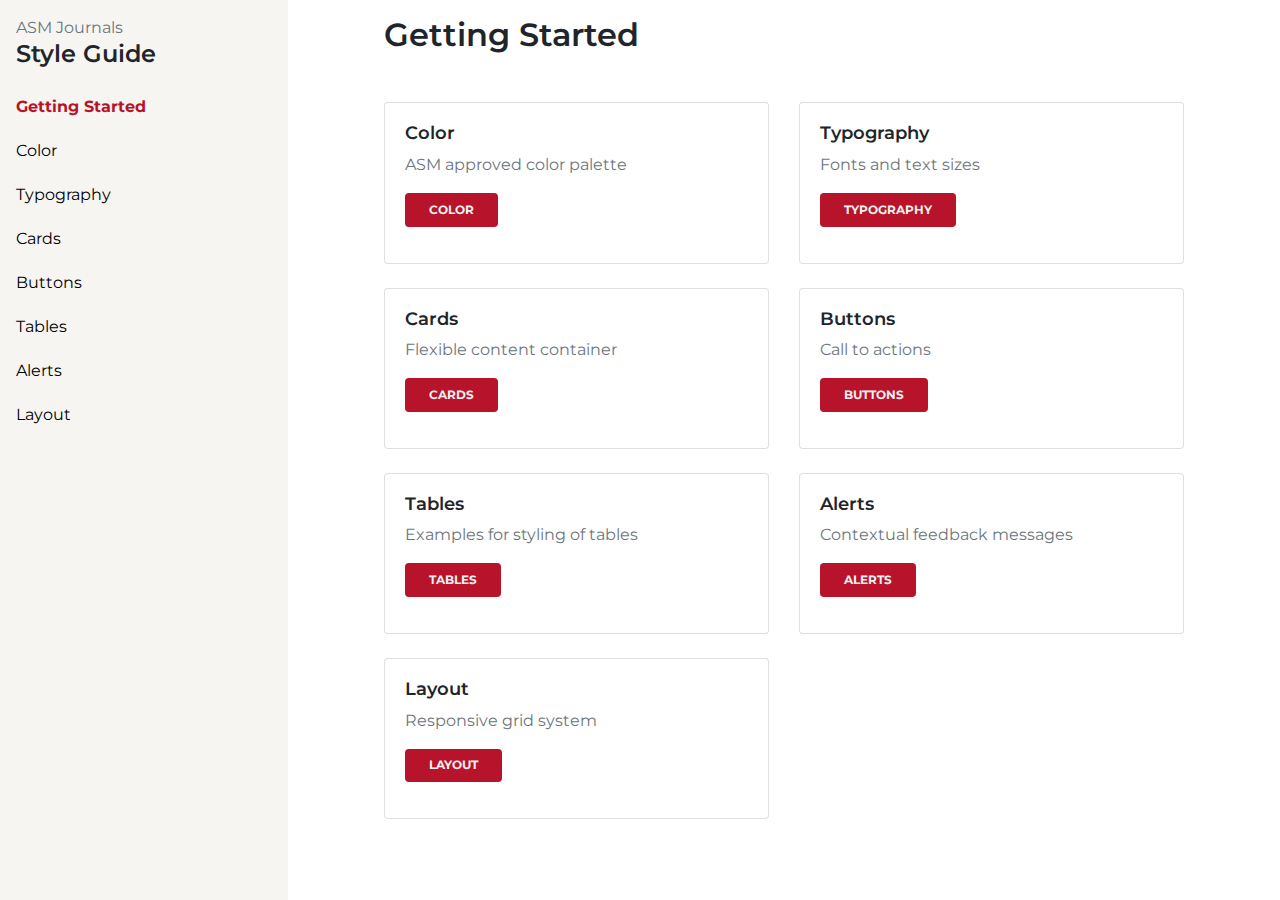
<file: index.html>
<!doctype html>
<html lang="en">

<head>
    <meta charset="utf-8">
    <meta name="viewport" content="width=device-width, initial-scale=1, shrink-to-fit=no">
    <link rel="stylesheet" href="css/bootstrap.min.css">
    <link rel="stylesheet" href="css/styleguide.css">
    <title>ASM Journals Style Guide</title>
</head>

<body>
    <div class="guide-wrapper">
        <div class="guide-col-left">
            <div class="guide-col-header">
                <div class="guide-col-left-inner">
                    <p class="text-muted mb-0">ASM Journals</p>
                    <h3 class="mb-3">Style Guide</h3>
                    <ul>
                        <li><a href="index.html" class="active">Getting Started</a></li>
                        <li><a href="color.html">Color</a></li>
                        <li><a href="typography.html">Typography</a></li>
                        <li><a href="cards.html">Cards</a></li>
                        <li><a href="buttons.html">Buttons</a></li>
                        <li><a href="tables.html">Tables</a></li>
                        <li><a href="alerts.html">Alerts</a></li>
                        <li><a href="layout.html">Layout</a></li>
                    </ul>
                </div>
            </div>
        </div>
        <div class="guide-col-right">
            <main role="main">
                <div class="guide-col-right-container montserrat">

                    <!-- BEGIN Page content -->
                    <h1 class="mb-5">Getting Started</h1>
                    
                    <div class="row">
                        <div class="col-md-6">
                            <div class="card mb-4">
                                <div class="card-body">
                                    <h5>Color</h5>
                                    <p class="text-muted">ASM approved color palette</p>
                                    <p><a href="color.html" class="btn btn-primary">Color<a></p>
                                </div>
                            </div>
                        </div>
                        <div class="col-md-6">
                            <div class="card mb-4">
                                <div class="card-body">
                                    <h5>Typography</h5>
                                    <p class="text-muted">Fonts and text sizes</p>
                                    <p><a href="typography.html" class="btn btn-primary">Typography<a></p>
                                </div>
                            </div>
                        </div>
                        <div class="col-md-6">
                            <div class="card mb-4">
                                <div class="card-body">
                                    <h5>Cards</h5>
                                    <p class="text-muted">Flexible content container</p>
                                    <p><a href="cards.html" class="btn btn-primary">Cards<a></p>
                                </div>
                            </div>
                        </div>
                        <div class="col-md-6">
                            <div class="card mb-4">
                                <div class="card-body">
                                    <h5>Buttons</h5>
                                    <p class="text-muted">Call to actions</p>
                                    <p><a href="buttons.html" class="btn btn-primary">Buttons<a></p>
                                </div>
                            </div>
                        </div>
                        <div class="col-md-6">
                            <div class="card mb-4">
                                <div class="card-body">
                                    <h5>Tables</h5>
                                    <p class="text-muted">Examples for styling of tables</p>
                                    <p><a href="tables.html" class="btn btn-primary">Tables<a></p>
                                </div>
                            </div>
                        </div>
                        <div class="col-md-6">
                            <div class="card mb-4">
                                <div class="card-body">
                                    <h5>Alerts</h5>
                                    <p class="text-muted">Contextual feedback messages</p>
                                    <p><a href="alerts.html" class="btn btn-primary">Alerts<a></p>
                                </div>
                            </div>
                        </div>
                        <div class="col-md-6">
                            <div class="card mb-4">
                                <div class="card-body">
                                    <h5>Layout</h5>
                                    <p class="text-muted">Responsive grid system</p>
                                    <p><a href="columns.html" class="btn btn-primary">Layout<a></p>
                                </div>
                            </div>
                        </div>
                    </div>
                    
                    <!-- END Page content -->
                </div>
            </main>
        </div>
    </div>


    <script src="https://cdn.jsdelivr.net/npm/jquery@3.5.1/dist/jquery.slim.min.js"
        integrity="sha384-DfXdz2htPH0lsSSs5nCTpuj/zy4C+OGpamoFVy38MVBnE+IbbVYUew+OrCXaRkfj"
        crossorigin="anonymous"></script>
    <script src="https://cdn.jsdelivr.net/npm/bootstrap@4.6.1/dist/js/bootstrap.bundle.min.js"
        integrity="sha384-fQybjgWLrvvRgtW6bFlB7jaZrFsaBXjsOMm/tB9LTS58ONXgqbR9W8oWht/amnpF"
        crossorigin="anonymous"></script>
</body>

</html>
</file>
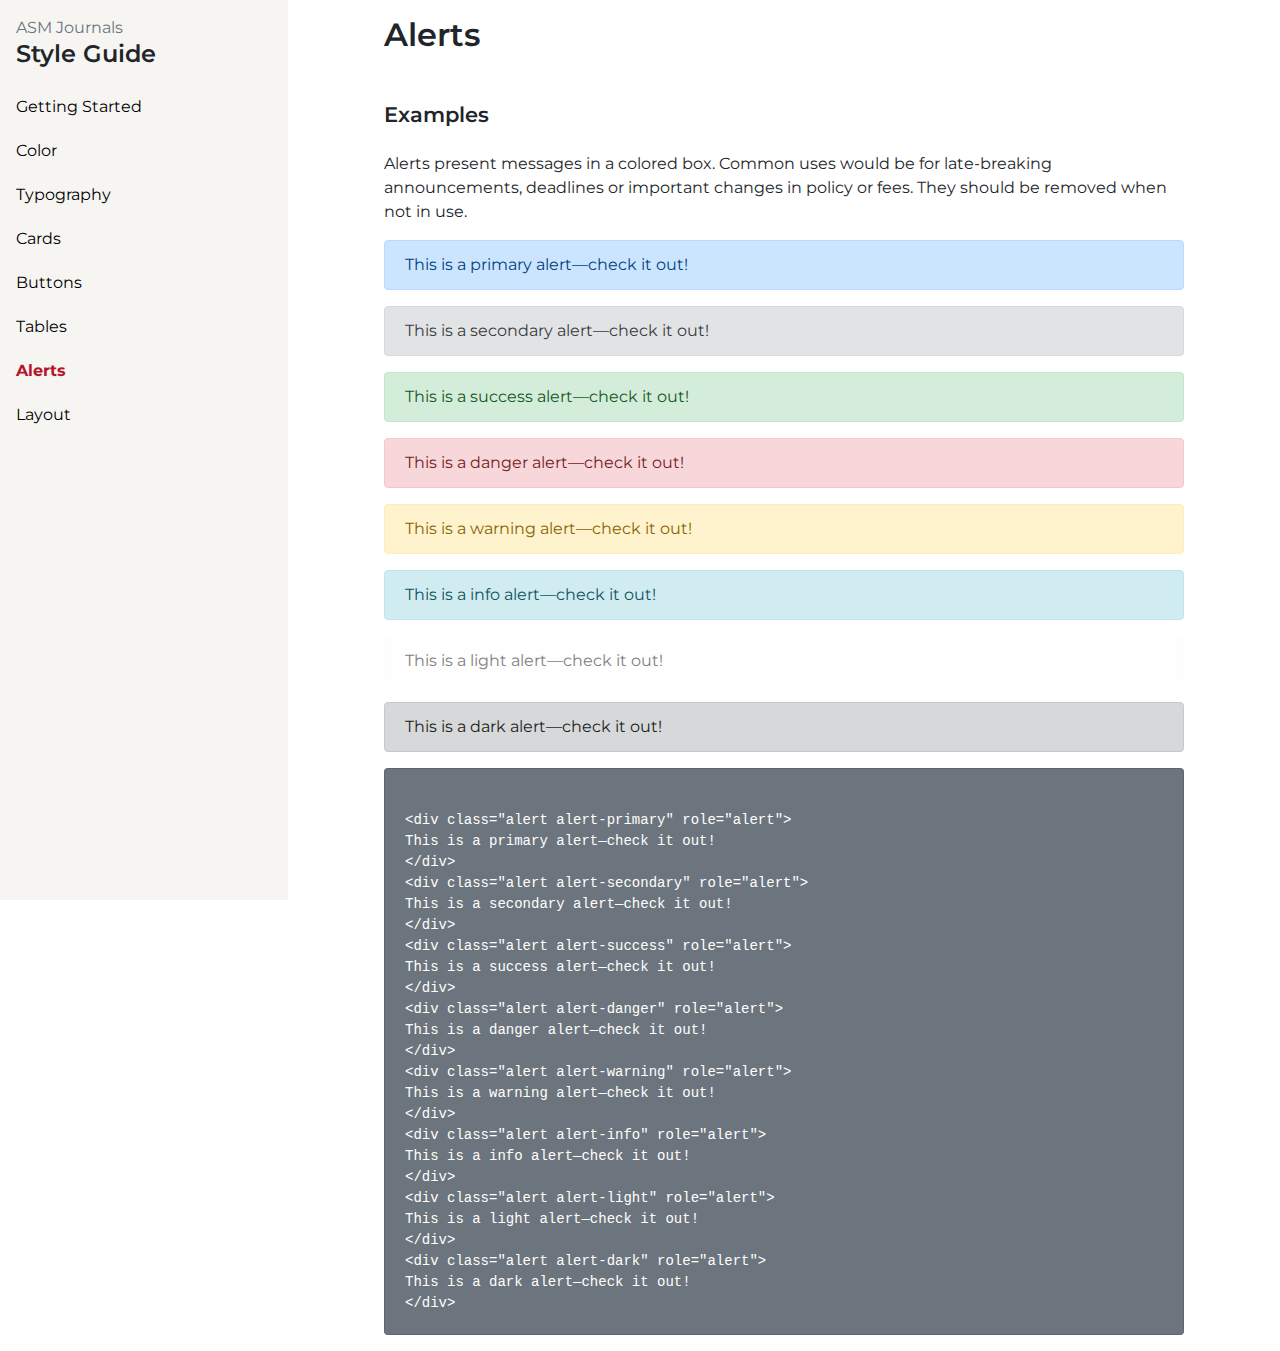
<file: alerts.html>
<!doctype html>
<html lang="en">

<head>
    <meta charset="utf-8">
    <meta name="viewport" content="width=device-width, initial-scale=1, shrink-to-fit=no">
    <link rel="stylesheet" href="css/bootstrap.min.css">
    <link rel="stylesheet" href="css/styleguide.css">
    <title>ASM Journals Style Guide</title>
</head>

<body>
    <div class="guide-wrapper">
        <div class="guide-col-left">
            <div class="guide-col-header">
                <div class="guide-col-left-inner">
                    <p class="text-muted mb-0">ASM Journals</p>
                    <h3 class="mb-3">Style Guide</h3>
                    <ul>
                        <li><a href="index.html">Getting Started</a></li>
                        <li><a href="color.html">Color</a></li>
                        <li><a href="typography.html">Typography</a></li>
                        <li><a href="cards.html">Cards</a></li>
                        <li><a href="buttons.html">Buttons</a></li>
                        <li><a href="tables.html">Tables</a></li>
                        <li><a href="alerts.html" class="active">Alerts</a></li>
                        <li><a href="layout.html">Layout</a></li>
                    </ul>
                </div>
            </div>
        </div>
        <div class="guide-col-right">
            <main role="main">
                <div class="guide-col-right-container montserrat">

                    <!-- BEGIN Page content -->
                    <h1 class="mb-3">Alerts</h1>
                    
                    <h4 class="mt-5 mb-4">Examples</h4>
                    <p>Alerts present messages in a colored box. Common uses would be for late-breaking announcements, deadlines or important changes in policy or fees. They should be removed when not in use.</p>
                    <div class="alert alert-primary" role="alert">
                        This is a primary alert—check it out!
                      </div>
                      <div class="alert alert-secondary" role="alert">
                        This is a secondary alert—check it out!
                      </div>
                      <div class="alert alert-success" role="alert">
                        This is a success alert—check it out!
                      </div>
                      <div class="alert alert-danger" role="alert">
                        This is a danger alert—check it out!
                      </div>
                      <div class="alert alert-warning" role="alert">
                        This is a warning alert—check it out!
                      </div>
                      <div class="alert alert-info" role="alert">
                        This is a info alert—check it out!
                      </div>
                      <div class="alert alert-light" role="alert">
                        This is a light alert—check it out!
                      </div>
                      <div class="alert alert-dark" role="alert">
                        This is a dark alert—check it out!
                      </div>
                      <div class="card text-white bg-secondary mt-3">
                        <div class="card-body">
                            <xmp>
                                <div class="alert alert-primary" role="alert">
                                    This is a primary alert—check it out!
                                  </div>
                                  <div class="alert alert-secondary" role="alert">
                                    This is a secondary alert—check it out!
                                  </div>
                                  <div class="alert alert-success" role="alert">
                                    This is a success alert—check it out!
                                  </div>
                                  <div class="alert alert-danger" role="alert">
                                    This is a danger alert—check it out!
                                  </div>
                                  <div class="alert alert-warning" role="alert">
                                    This is a warning alert—check it out!
                                  </div>
                                  <div class="alert alert-info" role="alert">
                                    This is a info alert—check it out!
                                  </div>
                                  <div class="alert alert-light" role="alert">
                                    This is a light alert—check it out!
                                  </div>
                                  <div class="alert alert-dark" role="alert">
                                    This is a dark alert—check it out!
                                  </div>
                            </xmp>
                        </div>
                    </div>

                      
                    <!-- END Page content -->
                </div>
            </main>
        </div>
    </div>


    <script src="https://cdn.jsdelivr.net/npm/jquery@3.5.1/dist/jquery.slim.min.js"
        integrity="sha384-DfXdz2htPH0lsSSs5nCTpuj/zy4C+OGpamoFVy38MVBnE+IbbVYUew+OrCXaRkfj"
        crossorigin="anonymous"></script>
    <script src="https://cdn.jsdelivr.net/npm/bootstrap@4.6.1/dist/js/bootstrap.bundle.min.js"
        integrity="sha384-fQybjgWLrvvRgtW6bFlB7jaZrFsaBXjsOMm/tB9LTS58ONXgqbR9W8oWht/amnpF"
        crossorigin="anonymous"></script>
</body>

</html>
</file>
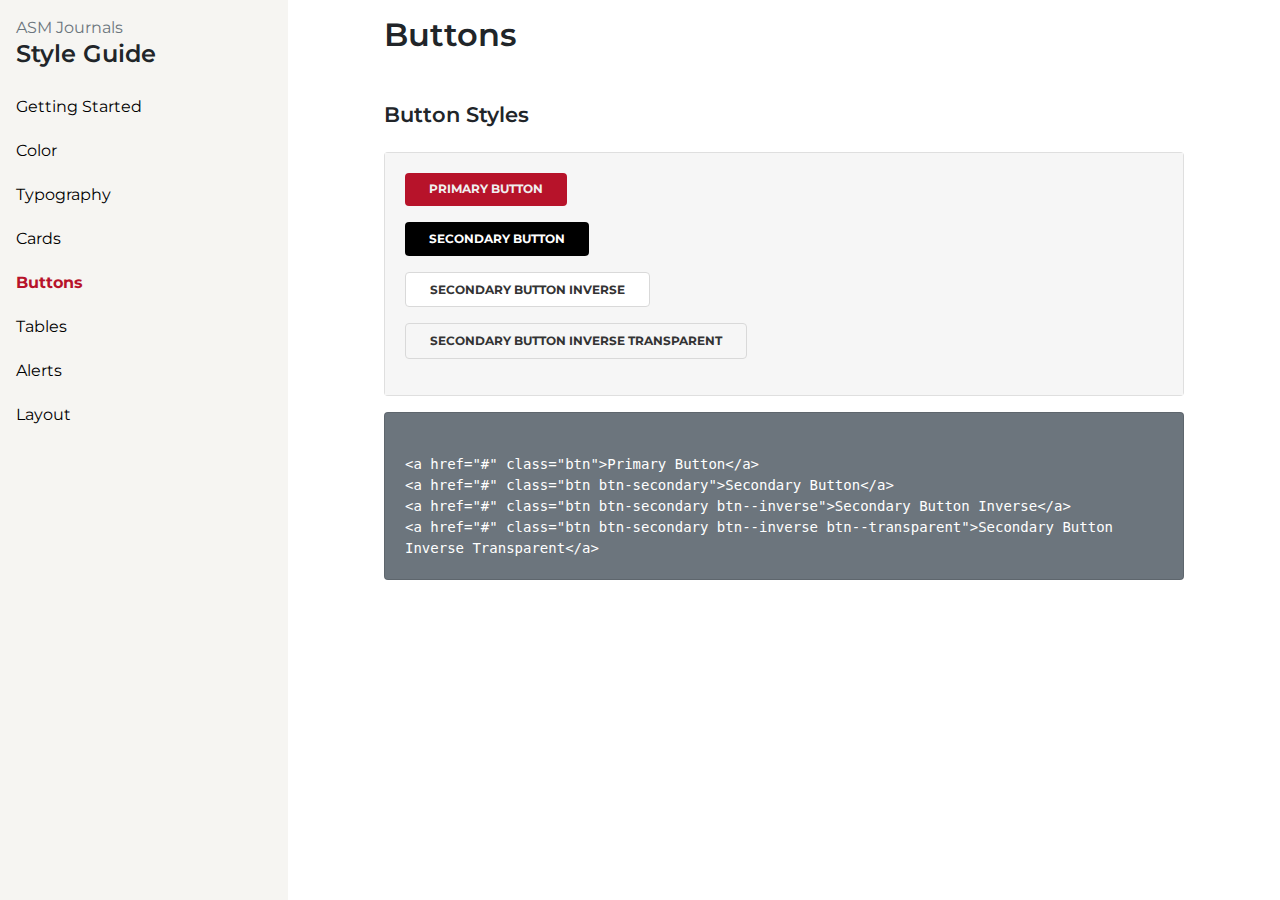
<file: buttons.html>
<!doctype html>
<html lang="en">

<head>
    <meta charset="utf-8">
    <meta name="viewport" content="width=device-width, initial-scale=1, shrink-to-fit=no">
    <link rel="stylesheet" href="css/bootstrap.min.css">
    <link rel="stylesheet" href="css/styleguide.css">
    <title>ASM Journals Style Guide</title>
</head>

<body>
    <div class="guide-wrapper">
        <div class="guide-col-left">
            <div class="guide-col-header">
                <div class="guide-col-left-inner">
                    <p class="text-muted mb-0">ASM Journals</p>
                    <h3 class="mb-3">Style Guide</h3>
                    <ul>
                        <li><a href="index.html">Getting Started</a></li>
                        <li><a href="color.html">Color</a></li>
                        <li><a href="typography.html">Typography</a></li>
                        <li><a href="cards.html">Cards</a></li>
                        <li><a href="buttons.html" class="active">Buttons</a></li>
                        <li><a href="tables.html">Tables</a></li>
                        <li><a href="alerts.html">Alerts</a></li>
                        <li><a href="layout.html">Layout</a></li>
                    </ul>
                </div>
            </div>
        </div>
        <div class="guide-col-right">
            <main role="main">
                <div class="guide-col-right-container montserrat">

                    <!-- BEGIN Page content -->
                    <h1 class="mb-3">Buttons</h1>
                    
                    <h4 class="mt-5 mb-4">Button Styles</h4>
                    <div class="card">
                        <div class="card-body" style="background: #f6f6f6;">
                            <p><a href="#" class="btn">Primary Button</a></p>
                            <p><a href="#" class="btn btn-secondary">Secondary Button</a></p>
                            <p><a href="#" class="btn btn-secondary btn--inverse">Secondary Button Inverse</a></p>
                            <p><a href="#" class="btn btn-secondary btn--inverse btn--transparent">Secondary Button Inverse Transparent</a></p>
                        </div>
                    </div>
                    <div class="card text-white bg-secondary mt-3">
                        <div class="card-body">
                            <xmp>
                            <a href="#" class="btn">Primary Button</a>
                            <a href="#" class="btn btn-secondary">Secondary Button</a>
                            <a href="#" class="btn btn-secondary btn--inverse">Secondary Button Inverse</a>
                            <a href="#" class="btn btn-secondary btn--inverse btn--transparent">Secondary Button Inverse Transparent</a>
                            </xmp>
                        </div>
                    </div>
                    <!-- END Page content -->
                </div>
            </main>
        </div>
    </div>


    <script src="https://cdn.jsdelivr.net/npm/jquery@3.5.1/dist/jquery.slim.min.js"
        integrity="sha384-DfXdz2htPH0lsSSs5nCTpuj/zy4C+OGpamoFVy38MVBnE+IbbVYUew+OrCXaRkfj"
        crossorigin="anonymous"></script>
    <script src="https://cdn.jsdelivr.net/npm/bootstrap@4.6.1/dist/js/bootstrap.bundle.min.js"
        integrity="sha384-fQybjgWLrvvRgtW6bFlB7jaZrFsaBXjsOMm/tB9LTS58ONXgqbR9W8oWht/amnpF"
        crossorigin="anonymous"></script>
</body>

</html>
</file>
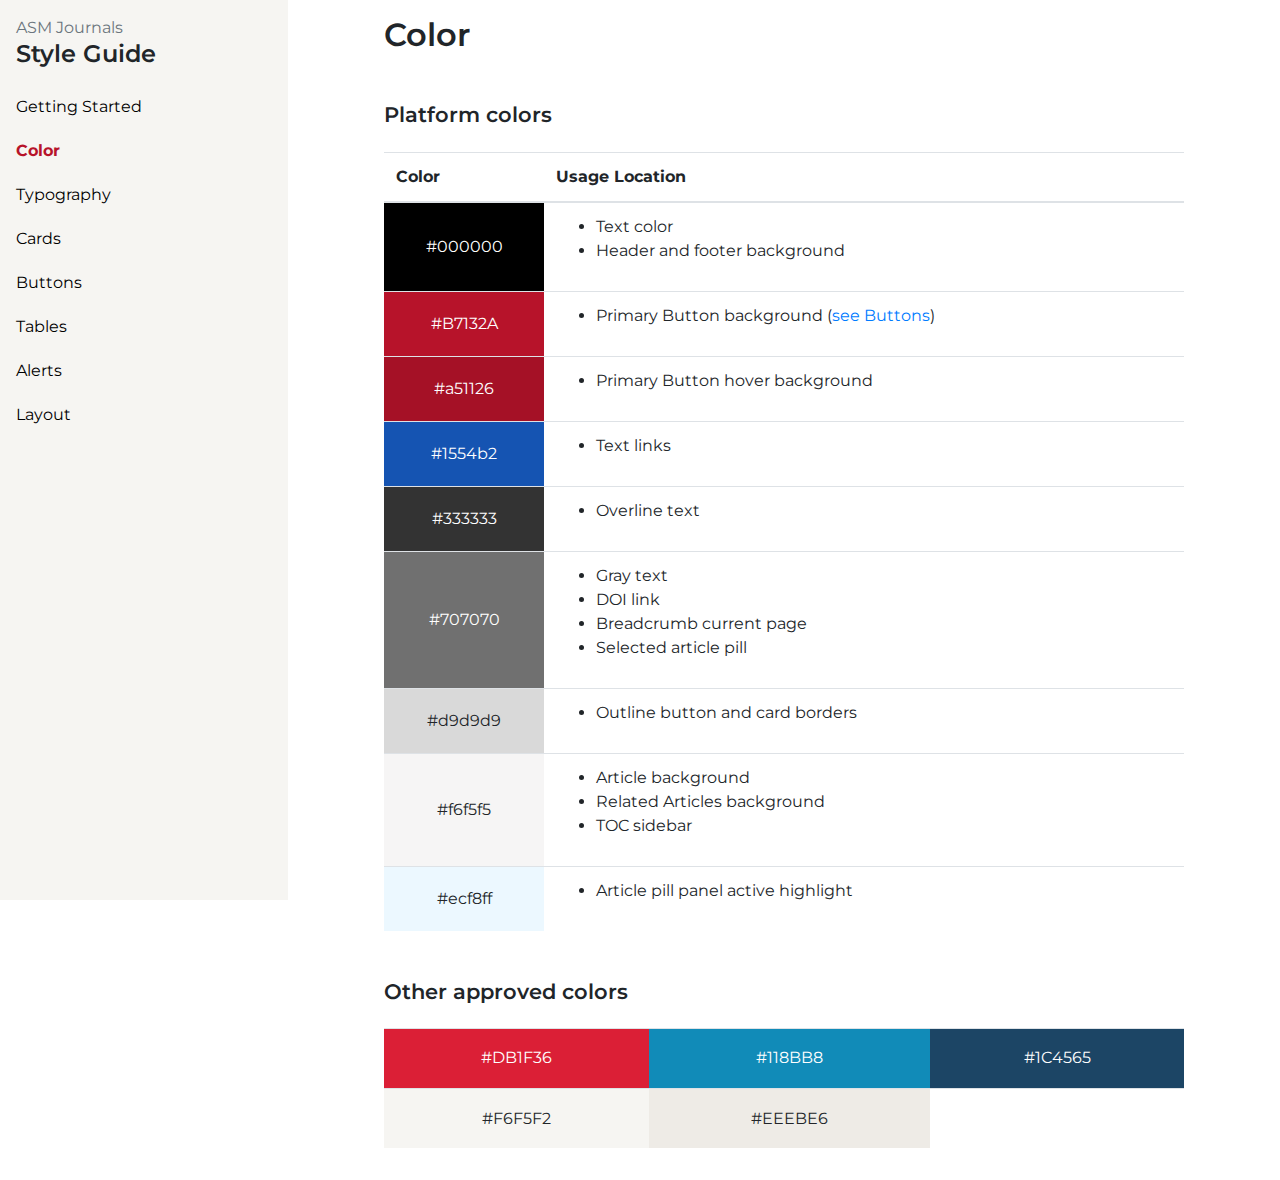
<file: color.html>
<!doctype html>
<html lang="en">

<head>
    <meta charset="utf-8">
    <meta name="viewport" content="width=device-width, initial-scale=1, shrink-to-fit=no">
    <link rel="stylesheet" href="css/bootstrap.min.css">
    <link rel="stylesheet" href="css/styleguide.css">
    <title>ASM Journals Style Guide</title>
</head>

<body>
    <div class="guide-wrapper">
        <div class="guide-col-left">
            <div class="guide-col-header">
                <div class="guide-col-left-inner">
                    <p class="text-muted mb-0">ASM Journals</p>
                    <h3 class="mb-3">Style Guide</h3>
                    <ul>
                        <li><a href="index.html">Getting Started</a></li>
                        <li><a href="color.html" class="active">Color</a></li>
                        <li><a href="typography.html">Typography</a></li>
                        <li><a href="cards.html">Cards</a></li>
                        <li><a href="buttons.html">Buttons</a></li>
                        <li><a href="tables.html">Tables</a></li>
                        <li><a href="alerts.html">Alerts</a></li>
                        <li><a href="layout.html">Layout</a></li>
                    </ul>
                </div>
            </div>
        </div>
        <div class="guide-col-right">
            <main role="main">
                <div class="guide-col-right-container montserrat">

                    <!-- BEGIN Page content -->
                    <h1 class="mb-3">Color</h1>
                    
                    <h4 class="mt-5 mb-4">Platform colors</h4>
                    <table class="table">
                        <thead>
                          <tr>
                            <th>Color</th>
                            <th>Usage Location</th>
                          </tr>
                        </thead>
                        <tbody>
                          <tr>
                            <td style="min-height: 20px; text-align: center; vertical-align: middle; background:#000000;" class="text-white">#000000</td>
                            <td><ul>
                                <li>Text color</li>
                                <li>Header and footer background</li>
                            </ul></td>
                          </tr>
                          <tr>
                            <td style="min-height: 20px; text-align: center; vertical-align: middle; background:#B7132A;" class="text-white">#B7132A</td>
                            <td><ul>
                                <li>Primary Button background (<a href="buttons.html">see Buttons</a>)</li>
                            </ul></td>
                          </tr>
                          <tr>
                            <td style="min-height: 20px; text-align: center; vertical-align: middle; background:#a51126;" class="text-white">#a51126</td>
                            <td><ul>
                                <li>Primary Button hover background</li>
                            </ul></td>
                          </tr>
                          
                          <tr>
                            <td style="min-height: 20px; text-align: center; vertical-align: middle; background:#1554b2;" class="text-white">#1554b2</td>
                            <td><ul>
                                <li>Text links</li>
                            </ul></td>
                          </tr>
                          <tr>
                            <td style="min-height: 20px; text-align: center; vertical-align: middle; background:#333333;" class="text-white">#333333</td>
                            <td><ul>
                                <li>Overline text</li>
                            </ul></td>
                          </tr>
                          
                          <tr>
                            <td style="min-height: 20px; text-align: center; vertical-align: middle; background:#707070" class="text-white">#707070</td>
                            <td><ul>
                                <li>Gray text</li>
                                <li>DOI link</li>
                                <li>Breadcrumb current page</li>
                                <li>Selected article pill</li>
                            </ul></td>
                          </tr>
                          <tr>
                            <td style="min-height: 20px; text-align: center; vertical-align: middle; background:#d9d9d9" class="">#d9d9d9</td>
                            <td><ul>
                                <li>Outline button and card borders</li>
                            </ul></td>
                          </tr>
                          
                          <tr>
                            <td style="min-height: 20px; text-align: center; vertical-align: middle; background:#f6f5f5" class="">#f6f5f5</td>
                            <td><ul>
                                <li>Article background</li>
                                <li>Related Articles background</li>
                                <li>TOC sidebar</li>
                            </ul></td>
                          </tr>
                          <tr>
                            <td style="min-height: 20px; text-align: center; vertical-align: middle; background:#ecf8ff" class="">#ecf8ff</td>
                            <td><ul>
                                <li>Article pill panel active highlight</li>
                            </ul></td>
                          </tr>
                          
                          
                          
                        </tbody>
                      </table>

                      <h4 class="mt-5 mb-4">Other approved colors</h4>
                      <table class="table">
                        <tbody>
                          <tr>
                            <td style="height: 60px; text-align: center; vertical-align: middle; background:#DB1F36;" class="text-white">#DB1F36</td>
                            <td style="height: 60px; text-align: center; vertical-align: middle; background:#118BB8;" class="text-white">#118BB8</td>
                            <td style="height: 60px; text-align: center; vertical-align: middle; background:#1C4565;" class="text-white">#1C4565</td>
                          </tr>
                          <tr>
                            <td style="height: 60px; text-align: center; vertical-align: middle; background:#F6F5F2;">#F6F5F2</td>
                            <td style="height: 60px; text-align: center; vertical-align: middle; background:#EEEBE6;">#EEEBE6</td>
                            <td></td>
                          </tr>
                        </tbody>
                      </table>
                    <!-- END Page content -->
                </div>
            </main>
        </div>
    </div>


    <script src="https://cdn.jsdelivr.net/npm/jquery@3.5.1/dist/jquery.slim.min.js"
        integrity="sha384-DfXdz2htPH0lsSSs5nCTpuj/zy4C+OGpamoFVy38MVBnE+IbbVYUew+OrCXaRkfj"
        crossorigin="anonymous"></script>
    <script src="https://cdn.jsdelivr.net/npm/bootstrap@4.6.1/dist/js/bootstrap.bundle.min.js"
        integrity="sha384-fQybjgWLrvvRgtW6bFlB7jaZrFsaBXjsOMm/tB9LTS58ONXgqbR9W8oWht/amnpF"
        crossorigin="anonymous"></script>
</body>

</html>
</file>
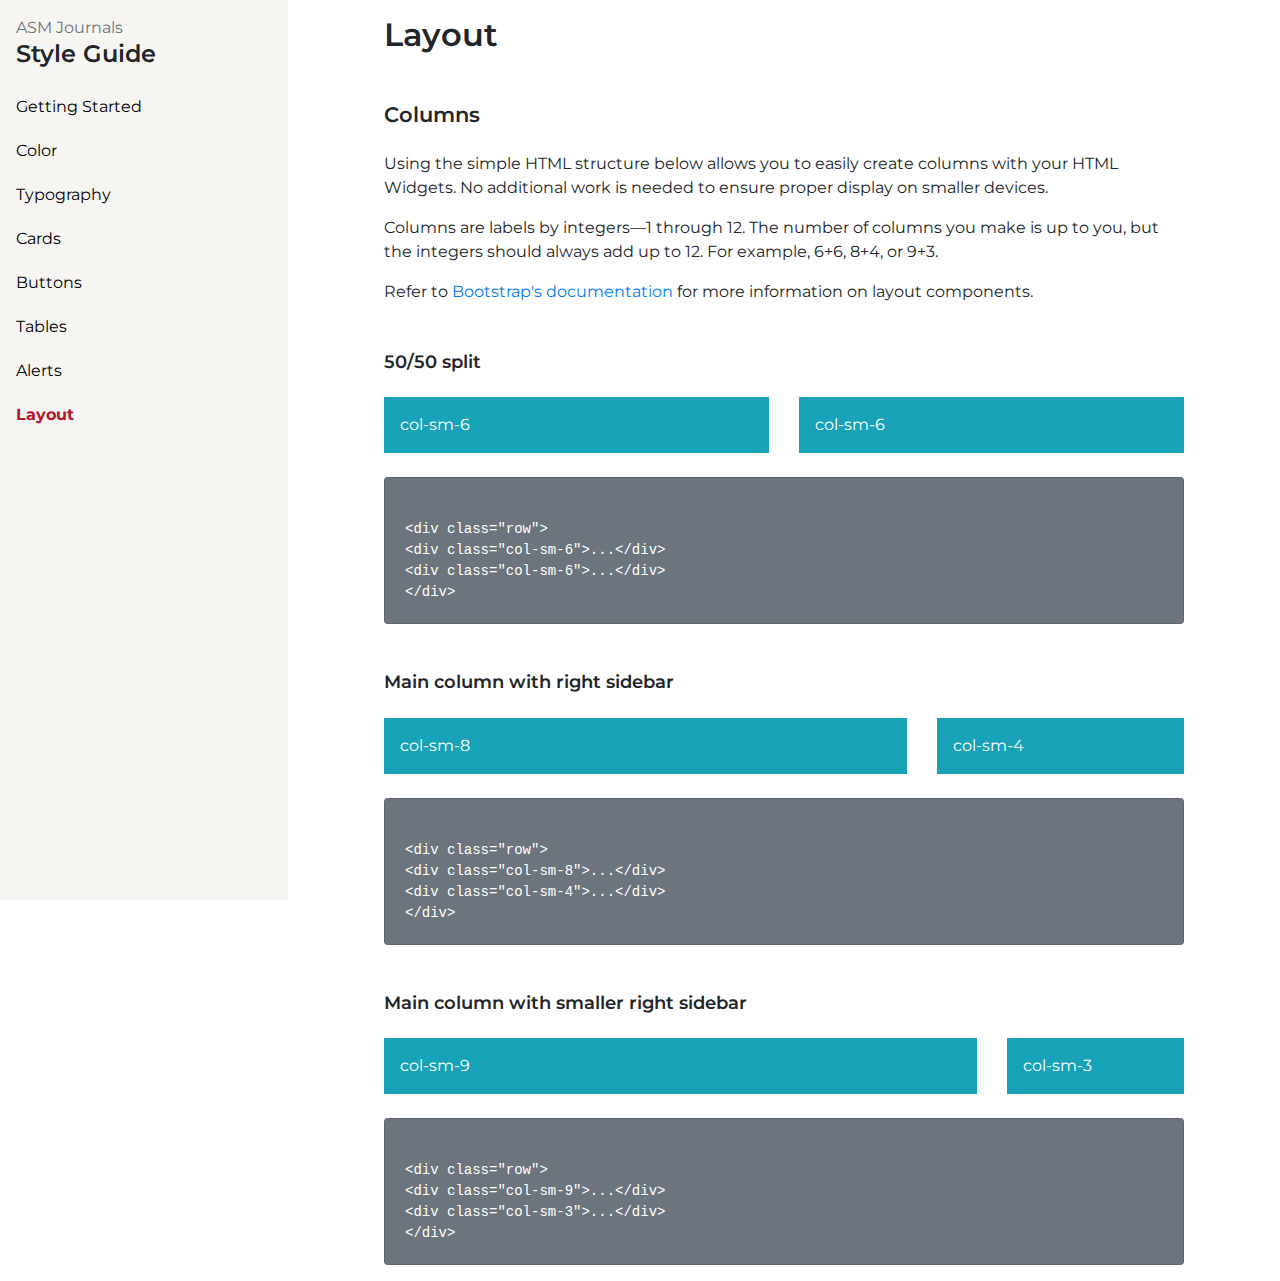
<file: layout.html>
<!doctype html>
<html lang="en">

<head>
    <meta charset="utf-8">
    <meta name="viewport" content="width=device-width, initial-scale=1, shrink-to-fit=no">
    <link rel="stylesheet" href="css/bootstrap.min.css">
    <link rel="stylesheet" href="css/styleguide.css">
    <title>ASM Journals Style Guide</title>
</head>

<body>
    <div class="guide-wrapper">
        <div class="guide-col-left">
            <div class="guide-col-header">
                <div class="guide-col-left-inner">
                    <p class="text-muted mb-0">ASM Journals</p>
                    <h3 class="mb-3">Style Guide</h3>
                    <ul>
                        <li><a href="index.html">Getting Started</a></li>
                        <li><a href="color.html">Color</a></li>
                        <li><a href="typography.html">Typography</a></li>
                        <li><a href="cards.html">Cards</a></li>
                        <li><a href="buttons.html">Buttons</a></li>
                        <li><a href="tables.html">Tables</a></li>
                        <li><a href="alerts.html">Alerts</a></li>
                        <li><a href="layout.html" class="active">Layout</a></li>
                    </ul>
                </div>
            </div>
        </div>
        <div class="guide-col-right">
            <main role="main">
                <div class="guide-col-right-container montserrat">

                    <!-- BEGIN Page content -->
                    <h1 class="mb-3">Layout</h1>

                    <h4 class="mt-5 mb-4">Columns</h4>
                    <p>Using the simple HTML structure below allows you to easily create columns with your HTML Widgets. No additional work is needed to ensure proper display on smaller devices.</p>
                    <p>Columns are labels by integers—1 through 12. The number of columns you make is up to you, but the integers should always add up to 12. For example, 6+6, 8+4, or 9+3.</p>
                    <p>Refer to <a href="https://getbootstrap.com/docs/4.0/layout/overview/" target="_blank">Bootstrap's documentation</a> for more information on layout components.</p>
                        
                    <h5 class="mt-5 mb-4">50/50 split</h5>
                    <div class="row">
                        <div class="col-sm-6">
                            <div class="p-3 mb-2 bg-info text-white">col-sm-6</div>
                        </div>
                        <div class="col-sm-6">
                            <div class="p-3 mb-2 bg-info text-white">col-sm-6</div>
                        </div>
                    </div>
                    <div class="card text-white bg-secondary mt-3">
                        <div class="card-body">
                            <xmp>
                                <div class="row">
                                    <div class="col-sm-6">...</div>
                                    <div class="col-sm-6">...</div>
                                </div>                                    
                            </xmp>
                        </div>
                    </div>

                    <h5 class="mt-5 mb-4">Main column with right sidebar</h5>
                    <div class="row">
                        <div class="col-sm-8">
                            <div class="p-3 mb-2 bg-info text-white">col-sm-8</div>
                        </div>
                        <div class="col-sm-4">
                            <div class="p-3 mb-2 bg-info text-white">col-sm-4</div>
                        </div>
                    </div>
                    <div class="card text-white bg-secondary mt-3">
                        <div class="card-body">
                            <xmp>
                                <div class="row">
                                    <div class="col-sm-8">...</div>
                                    <div class="col-sm-4">...</div>
                                </div>                                    
                            </xmp>
                        </div>
                    </div> 
                    
                    <h5 class="mt-5 mb-4">Main column with smaller right sidebar</h5>
                    <div class="row">
                        <div class="col-sm-9">
                            <div class="p-3 mb-2 bg-info text-white">col-sm-9</div>
                        </div>
                        <div class="col-sm-3">
                            <div class="p-3 mb-2 bg-info text-white">col-sm-3</div>
                        </div>
                    </div>
                    <div class="card text-white bg-secondary mt-3">
                        <div class="card-body">
                            <xmp>
                                <div class="row">
                                    <div class="col-sm-9">...</div>
                                    <div class="col-sm-3">...</div>
                                </div>                                    
                            </xmp>
                        </div>
                    </div>

                    <!-- END Page content -->
                </div>
            </main>
        </div>
    </div>


    <script src="https://cdn.jsdelivr.net/npm/jquery@3.5.1/dist/jquery.slim.min.js"
        integrity="sha384-DfXdz2htPH0lsSSs5nCTpuj/zy4C+OGpamoFVy38MVBnE+IbbVYUew+OrCXaRkfj"
        crossorigin="anonymous"></script>
    <script src="https://cdn.jsdelivr.net/npm/bootstrap@4.6.1/dist/js/bootstrap.bundle.min.js"
        integrity="sha384-fQybjgWLrvvRgtW6bFlB7jaZrFsaBXjsOMm/tB9LTS58ONXgqbR9W8oWht/amnpF"
        crossorigin="anonymous"></script>
</body>

</html>
</file>
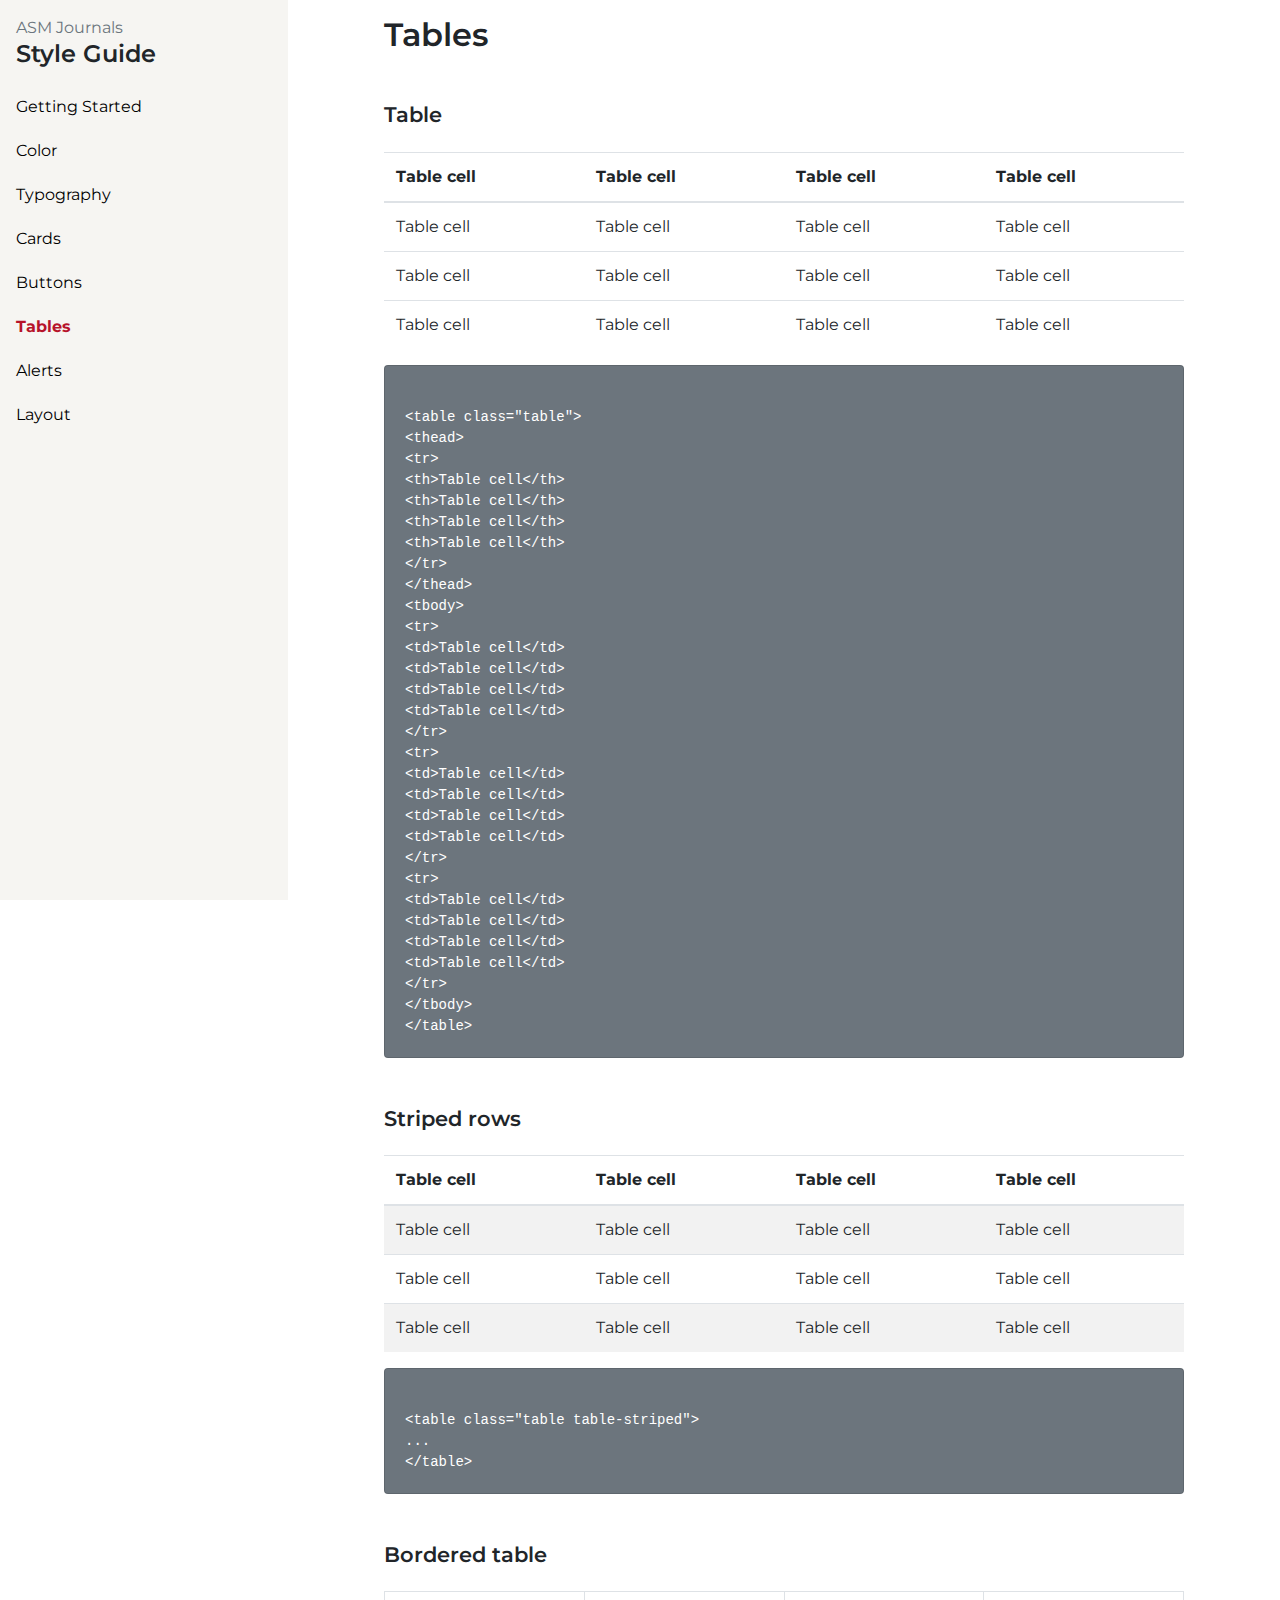
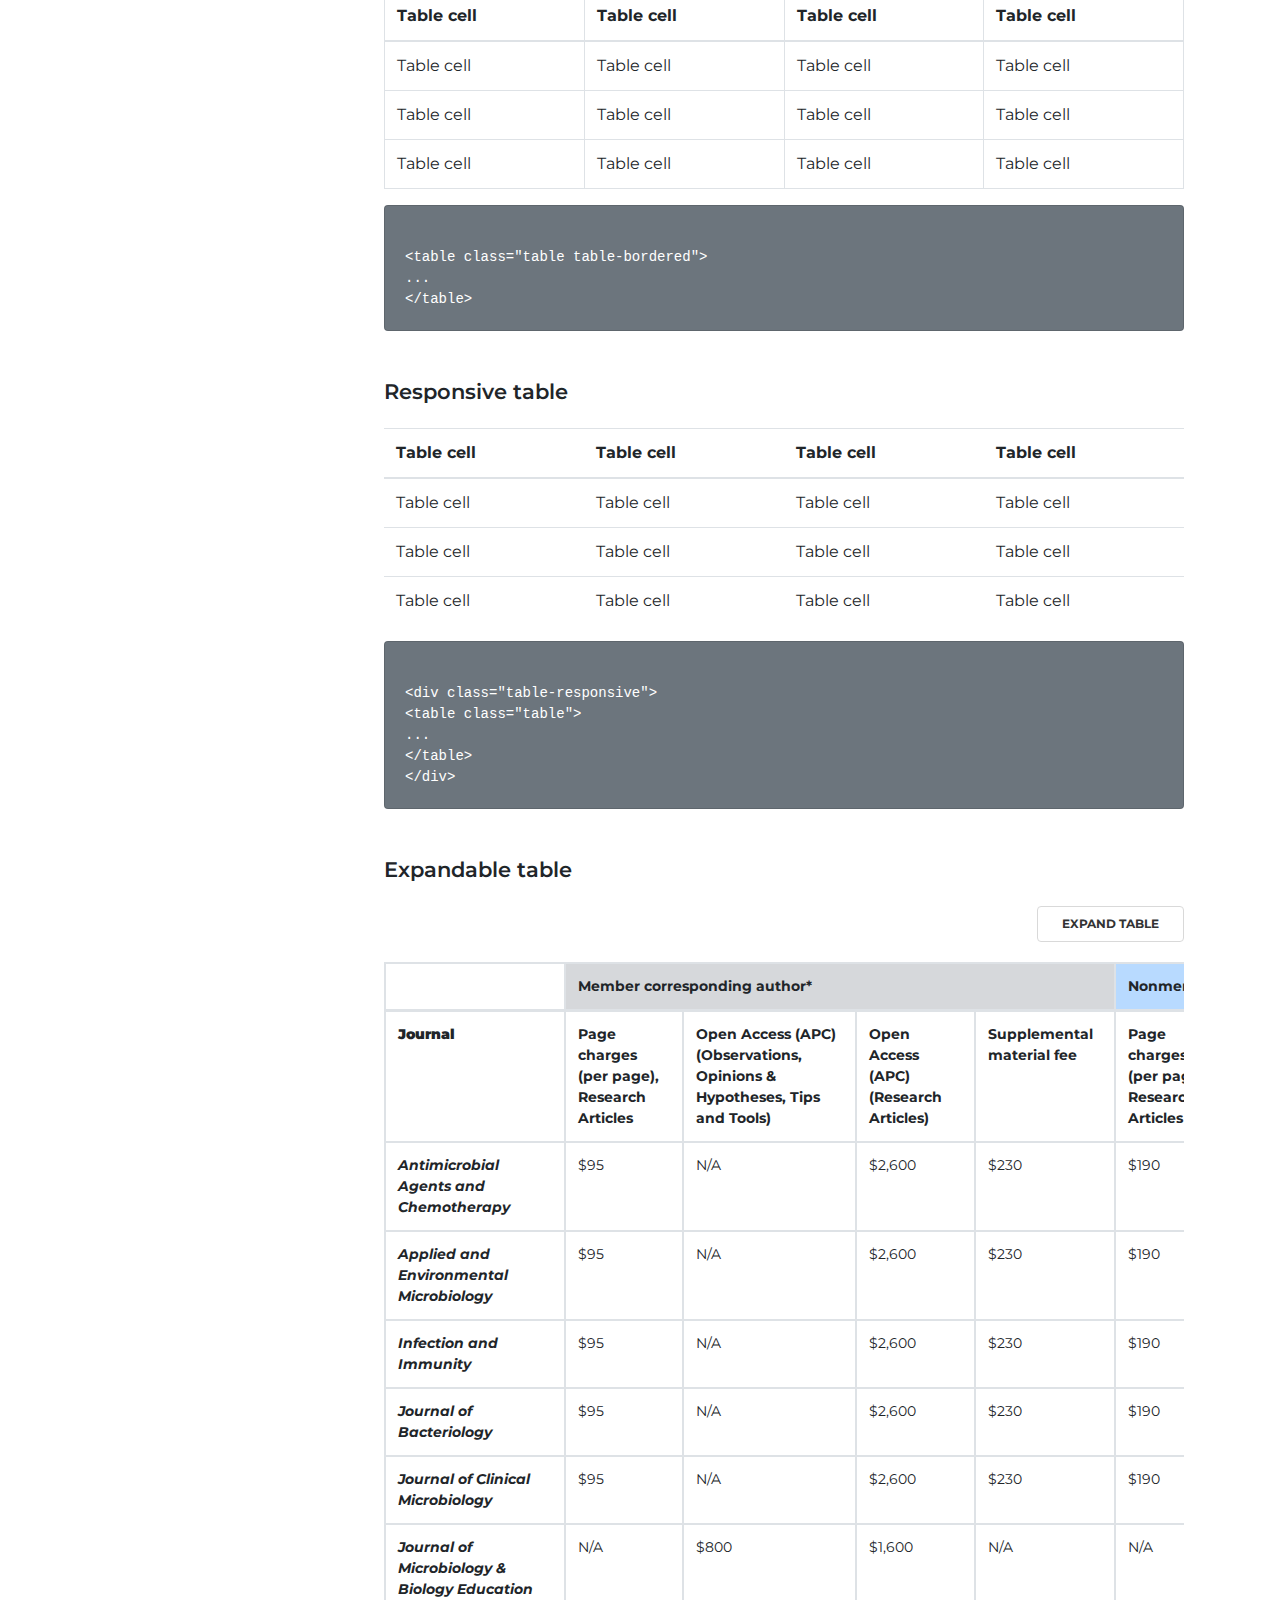
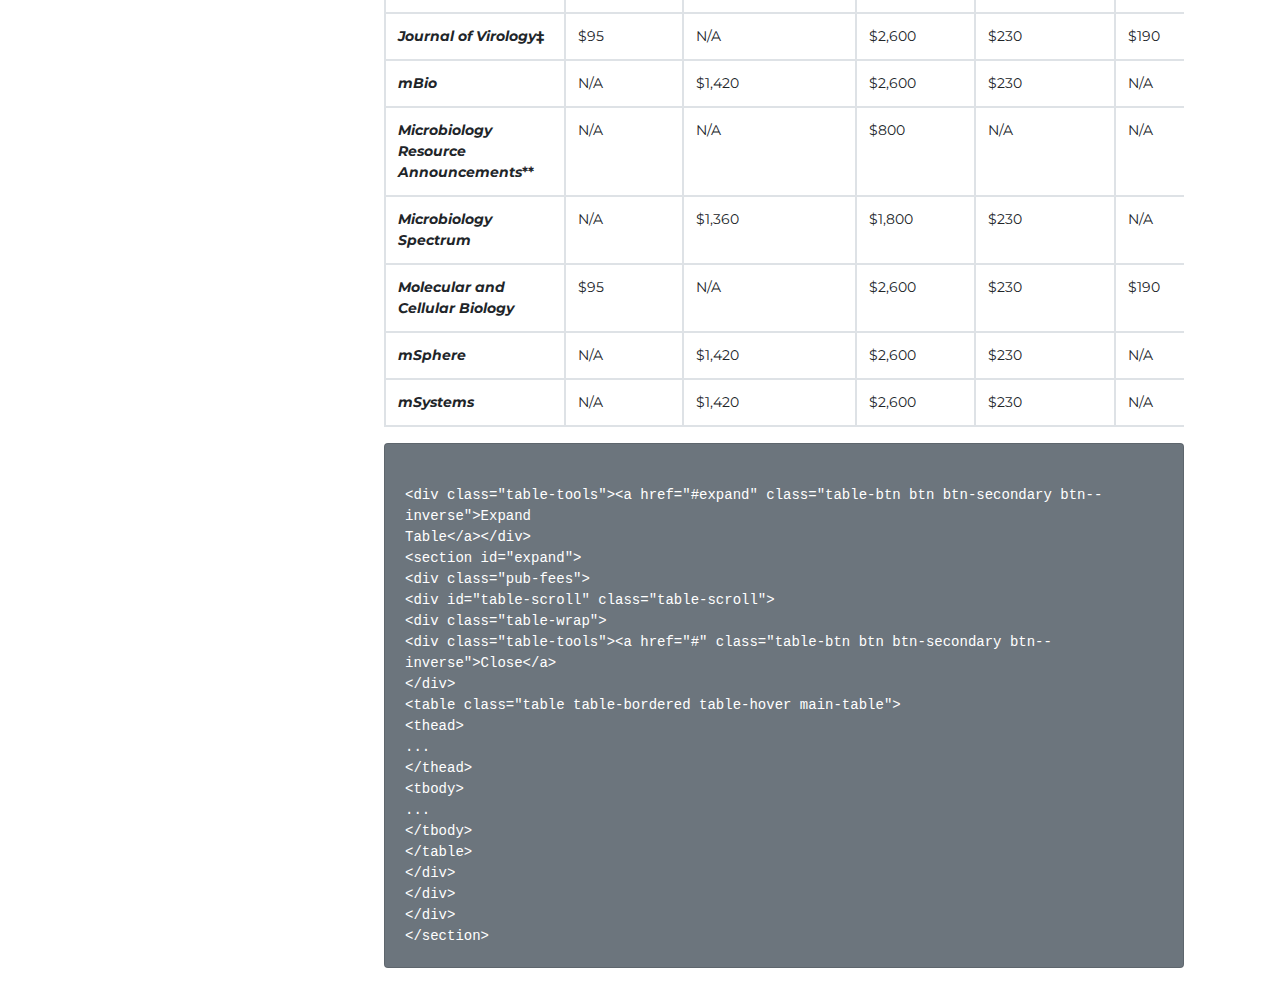
<file: tables.html>
<!doctype html>
<html lang="en">

<head>
  <meta charset="utf-8">
  <meta name="viewport" content="width=device-width, initial-scale=1, shrink-to-fit=no">
  <link rel="stylesheet" href="css/bootstrap.min.css">
  <link rel="stylesheet" href="css/styleguide.css">
  <title>ASM Journals Style Guide</title>
</head>

<body>
  <div class="guide-wrapper">
    <div class="guide-col-left">
      <div class="guide-col-header">
        <div class="guide-col-left-inner">
          <p class="text-muted mb-0">ASM Journals</p>
          <h3 class="mb-3">Style Guide</h3>
          <ul>
            <li><a href="index.html">Getting Started</a></li>
            <li><a href="color.html">Color</a></li>
            <li><a href="typography.html">Typography</a></li>
            <li><a href="cards.html">Cards</a></li>
            <li><a href="buttons.html">Buttons</a></li>
            <li><a href="tables.html" class="active">Tables</a></li>
            <li><a href="alerts.html">Alerts</a></li>
            <li><a href="layout.html">Layout</a></li>
          </ul>
        </div>
      </div>
    </div>
    <div class="guide-col-right">
      <main role="main">
        <div class="guide-col-right-container montserrat">

          <!-- BEGIN Page content -->
          <h1 class="mb-3">Tables</h1>

          <h4 class="mt-5 mb-4">Table</h4>
          <table class="table">
            <thead>
              <tr>
                <th>Table cell</th>
                <th>Table cell</th>
                <th>Table cell</th>
                <th>Table cell</th>
              </tr>
            </thead>
            <tbody>
              <tr>
                <td>Table cell</td>
                <td>Table cell</td>
                <td>Table cell</td>
                <td>Table cell</td>
              </tr>
              <tr>
                <td>Table cell</td>
                <td>Table cell</td>
                <td>Table cell</td>
                <td>Table cell</td>
              </tr>
              <tr>
                <td>Table cell</td>
                <td>Table cell</td>
                <td>Table cell</td>
                <td>Table cell</td>
              </tr>
            </tbody>
          </table>
          <div class="card text-white bg-secondary mt-3">
            <div class="card-body">
              <xmp>
                <table class="table">
                  <thead>
                    <tr>
                      <th>Table cell</th>
                      <th>Table cell</th>
                      <th>Table cell</th>
                      <th>Table cell</th>
                    </tr>
                  </thead>
                  <tbody>
                    <tr>
                      <td>Table cell</td>
                      <td>Table cell</td>
                      <td>Table cell</td>
                      <td>Table cell</td>
                    </tr>
                    <tr>
                      <td>Table cell</td>
                      <td>Table cell</td>
                      <td>Table cell</td>
                      <td>Table cell</td>
                    </tr>
                    <tr>
                      <td>Table cell</td>
                      <td>Table cell</td>
                      <td>Table cell</td>
                      <td>Table cell</td>
                    </tr>
                  </tbody>
                </table>
              </xmp>
            </div>
          </div>

          <h4 class="mt-5 mb-4">Striped rows</h4>
          <table class="table table-striped">
            <thead>
              <tr>
                <th>Table cell</th>
                <th>Table cell</th>
                <th>Table cell</th>
                <th>Table cell</th>
              </tr>
            </thead>
            <tbody>
              <tr>
                <td>Table cell</td>
                <td>Table cell</td>
                <td>Table cell</td>
                <td>Table cell</td>
              </tr>
              <tr>
                <td>Table cell</td>
                <td>Table cell</td>
                <td>Table cell</td>
                <td>Table cell</td>
              </tr>
              <tr>
                <td>Table cell</td>
                <td>Table cell</td>
                <td>Table cell</td>
                <td>Table cell</td>
              </tr>
            </tbody>
          </table>
          <div class="card text-white bg-secondary mt-3">
            <div class="card-body">
              <xmp>
                <table class="table table-striped">
                  ...
                </table>
              </xmp>
            </div>
          </div>

          <h4 class="mt-5 mb-4">Bordered table</h4>
          <table class="table table-bordered">
            <thead>
              <tr>
                <th>Table cell</th>
                <th>Table cell</th>
                <th>Table cell</th>
                <th>Table cell</th>
              </tr>
            </thead>
            <tbody>
              <tr>
                <td>Table cell</td>
                <td>Table cell</td>
                <td>Table cell</td>
                <td>Table cell</td>
              </tr>
              <tr>
                <td>Table cell</td>
                <td>Table cell</td>
                <td>Table cell</td>
                <td>Table cell</td>
              </tr>
              <tr>
                <td>Table cell</td>
                <td>Table cell</td>
                <td>Table cell</td>
                <td>Table cell</td>
              </tr>
            </tbody>
          </table>
          <div class="card text-white bg-secondary mt-3">
            <div class="card-body">
              <xmp>
                <table class="table table-bordered">
                  ...
                </table>
              </xmp>
            </div>
          </div>

          <h4 class="mt-5 mb-4">Responsive table</h4>
          <div class="table-responsive">
            <table class="table">
              <thead>
                <tr>
                  <th>Table cell</th>
                  <th>Table cell</th>
                  <th>Table cell</th>
                  <th>Table cell</th>
                </tr>
              </thead>
              <tbody>
                <tr>
                  <td>Table cell</td>
                  <td>Table cell</td>
                  <td>Table cell</td>
                  <td>Table cell</td>
                </tr>
                <tr>
                  <td>Table cell</td>
                  <td>Table cell</td>
                  <td>Table cell</td>
                  <td>Table cell</td>
                </tr>
                <tr>
                  <td>Table cell</td>
                  <td>Table cell</td>
                  <td>Table cell</td>
                  <td>Table cell</td>
                </tr>
              </tbody>
            </table>
            <div class="card text-white bg-secondary mt-3">
              <div class="card-body">
                <xmp>
                  <div class="table-responsive">
                    <table class="table">
                      ...
                    </table>
                  </div>
                </xmp>
              </div>
            </div>
          </div>

          <h4 class="mt-5 mb-4">Expandable table</h4>
          <div class="table-tools"><a href="#expand" class="table-btn btn btn-secondary btn--inverse">Expand Table</a>
          </div>
          <section id="expand">
            <div class="pub-fees">
              <div id="table-scroll" class="table-scroll">
                <div class="table-wrap">
                  <div class="table-tools"><a href="#" class="table-btn btn btn-secondary btn--inverse">Close</a></div>
                  <table class="table table-bordered table-hover main-table">
                    <thead>
                      <tr>
                        <th class="fixed-side" scope="col">&nbsp;</th>
                        <th colspan="4" class="table-secondary" scope="col">Member corresponding author*</th>
                        <th colspan="5" class="table-primary" scope="col">Nonmember corresponding author</th>
                      </tr>
                    </thead>
                    <tbody>
                      <tr>
                        <th class="fixed-side" scope="row"><strong>Journal</strong></th>
                        <td><strong>Page charges (per page), Research Articles</strong></td>
                        <td><strong>Open Access (APC) (Observations, Opinions &amp; Hypotheses, Tips and
                            Tools)</strong></td>
                        <td><strong>Open Access (APC) (Research Articles)</strong></td>
                        <td><strong>Supplemental material fee</strong></td>
                        <td><strong>Page charges (per page), Research Articles</strong></td>
                        <td><strong>Open Access APC (Observations, Opinions &amp; Hypotheses, Tips and
                            Tools)</strong></td>
                        <td><strong>Open Access APC (Research Articles)</strong></td>
                        <td><strong>Supplemental material fee</strong></td>
                      </tr>
                      <tr>
                        <th id="aac-fees" class="fixed-side" scope="row"><em>Antimicrobial Agents and
                            Chemotherapy</em></th>
                        <td>$95</td>
                        <td>N/A</td>
                        <td>$2,600</td>
                        <td>$230</td>
                        <td>$190</td>
                        <td>N/A</td>
                        <td>$3,650</td>
                        <td>$355</td>
                      </tr>
                      <tr>
                        <th id="aem-fees" class="fixed-side" scope="row"><em>Applied and Environmental
                            Microbiology</em></th>
                        <td>$95</td>
                        <td>N/A</td>
                        <td>$2,600</td>
                        <td>$230</td>
                        <td>$190</td>
                        <td>N/A</td>
                        <td>$3,650</td>
                        <td>$355</td>
                      </tr>
                      <tr>
                        <th id="iai-fees" class="fixed-side" scope="row"><em>Infection and Immunity</em></th>
                        <td>$95</td>
                        <td>N/A</td>
                        <td>$2,600</td>
                        <td>$230</td>
                        <td>$190</td>
                        <td>N/A</td>
                        <td>$3,650</td>
                        <td>$355</td>
                      </tr>
                      <tr>
                        <th id="jb-fees" class="fixed-side" scope="row"><em>Journal of Bacteriology</em></th>
                        <td>$95</td>
                        <td>N/A</td>
                        <td>$2,600</td>
                        <td>$230</td>
                        <td>$190</td>
                        <td>N/A</td>
                        <td>$3,650</td>
                        <td>$355</td>
                      </tr>
                      <tr>
                        <th id="jcm-fees" class="fixed-side" scope="row"><em>Journal of Clinical Microbiology</em>
                        </th>
                        <td>$95</td>
                        <td>N/A</td>
                        <td>$2,600</td>
                        <td>$230</td>
                        <td>$190</td>
                        <td>N/A</td>
                        <td>$3,650</td>
                        <td>$355</td>
                      </tr>
                      <tr>
                        <th id="jmbe-fees" class="fixed-side" scope="row"><em>Journal of Microbiology &amp; Biology
                            Education</em></th>
                        <td>N/A</td>
                        <td>$800</td>
                        <td>$1,600</td>
                        <td>N/A</td>
                        <td>N/A</td>
                        <td>$900</td>
                        <td>$1,700</td>
                        <td>N/A</td>
                      </tr>
                      <tr>
                        <th id="jvi-fees" class="fixed-side" scope="row"><em>Journal of Virology</em>‡</th>
                        <td>$95</td>
                        <td>N/A</td>
                        <td>$2,600</td>
                        <td>$230</td>
                        <td>$190</td>
                        <td>N/A</td>
                        <td>$3,650</td>
                        <td>$355</td>
                      </tr>
                      <tr>
                        <th id="mbio-fees" class="fixed-side" scope="row"><em>mBio</em></th>
                        <td>N/A</td>
                        <td>$1,420</td>
                        <td>$2,600</td>
                        <td>$230</td>
                        <td>N/A</td>
                        <td>$2,090</td>
                        <td>$3,650</td>
                        <td>$355</td>
                      </tr>
                      <tr>
                        <th id="mra-fees" class="fixed-side" scope="row"><em>Microbiology Resource
                            Announcements</em>**</th>
                        <td>N/A</td>
                        <td>N/A</td>
                        <td>$800</td>
                        <td>N/A</td>
                        <td>N/A</td>
                        <td>N/A</td>
                        <td>$1,100</td>
                        <td>N/A</td>
                      </tr>
                      <tr>
                      </tr>
                      <tr>
                        <th id="spectrum-fees" class="fixed-side" scope="row"><em>Microbiology Spectrum</em></th>
                        <td>N/A</td>
                        <td>$1,360</td>
                        <td>$1,800</td>
                        <td>$230</td>
                        <td>N/A</td>
                        <td>$1,990</td>
                        <td>$2,500</td>
                        <td>$355</td>
                      </tr>
                      <tr>
                        <th id="mcb-fees" class="fixed-side" scope="row"><em>Molecular and Cellular Biology</em>
                        </th>
                        <td>$95</td>
                        <td>N/A</td>
                        <td>$2,600</td>
                        <td>$230</td>
                        <td>$190</td>
                        <td>N/A</td>
                        <td>$3,650</td>
                        <td>$355</td>
                      </tr>
                      <tr>
                        <th id="msphere-fees" class="fixed-side" scope="row"><em>mSphere</em></th>
                        <td>N/A</td>
                        <td>$1,420</td>
                        <td>$2,600</td>
                        <td>$230</td>
                        <td>N/A</td>
                        <td>$2,090</td>
                        <td>$3,650</td>
                        <td>$355</td>
                      </tr>
                      <tr>
                        <th id="msystems-fees" class="fixed-side" scope="row"><em>mSystems</em></th>
                        <td>N/A</td>
                        <td>$1,420</td>
                        <td>$2,600</td>
                        <td>$230</td>
                        <td>N/A</td>
                        <td>$2,090</td>
                        <td>$3,650</td>
                        <td>$355</td>
                      </tr>
                    </tbody>
                  </table>
                </div>
              </div>
            </div>
          </section>
          <div class="card text-white bg-secondary mt-3">
            <div class="card-body">
              <xmp>
                <div class="table-tools"><a href="#expand" class="table-btn btn btn-secondary btn--inverse">Expand
                    Table</a></div>
                <section id="expand">
                  <div class="pub-fees">
                    <div id="table-scroll" class="table-scroll">
                      <div class="table-wrap">
                        <div class="table-tools"><a href="#" class="table-btn btn btn-secondary btn--inverse">Close</a>
                        </div>
                        <table class="table table-bordered table-hover main-table">
                          <thead>
                            ...
                          </thead>
                          <tbody>
                            ...
                          </tbody>
                        </table>
                      </div>
                    </div>
                  </div>
                </section>
              </xmp>
            </div>
          </div>
        </div>
        <!-- END Page content -->
    </div>
    </main>
  </div>
  </div>


  <script src="https://cdn.jsdelivr.net/npm/jquery@3.5.1/dist/jquery.slim.min.js"
    integrity="sha384-DfXdz2htPH0lsSSs5nCTpuj/zy4C+OGpamoFVy38MVBnE+IbbVYUew+OrCXaRkfj"
    crossorigin="anonymous"></script>
  <script src="https://cdn.jsdelivr.net/npm/bootstrap@4.6.1/dist/js/bootstrap.bundle.min.js"
    integrity="sha384-fQybjgWLrvvRgtW6bFlB7jaZrFsaBXjsOMm/tB9LTS58ONXgqbR9W8oWht/amnpF"
    crossorigin="anonymous"></script>
</body>

</html>
</file>
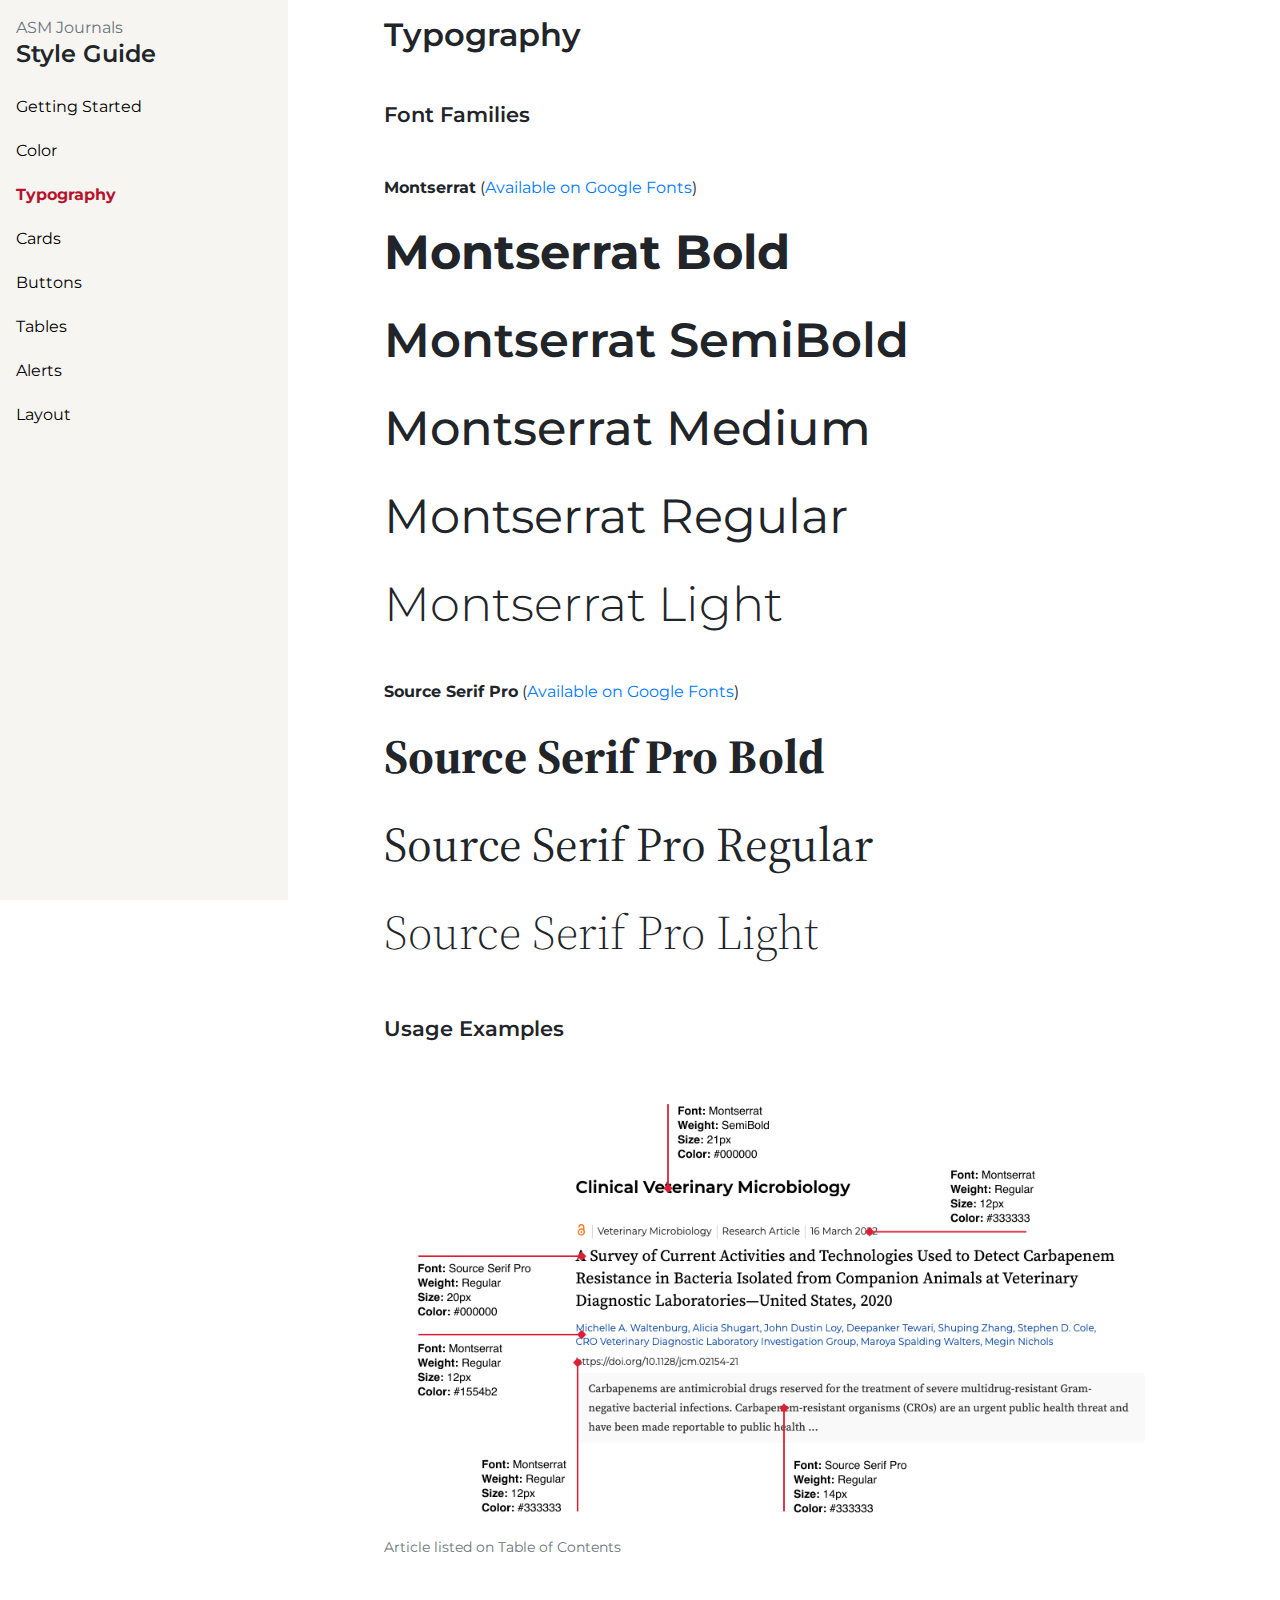
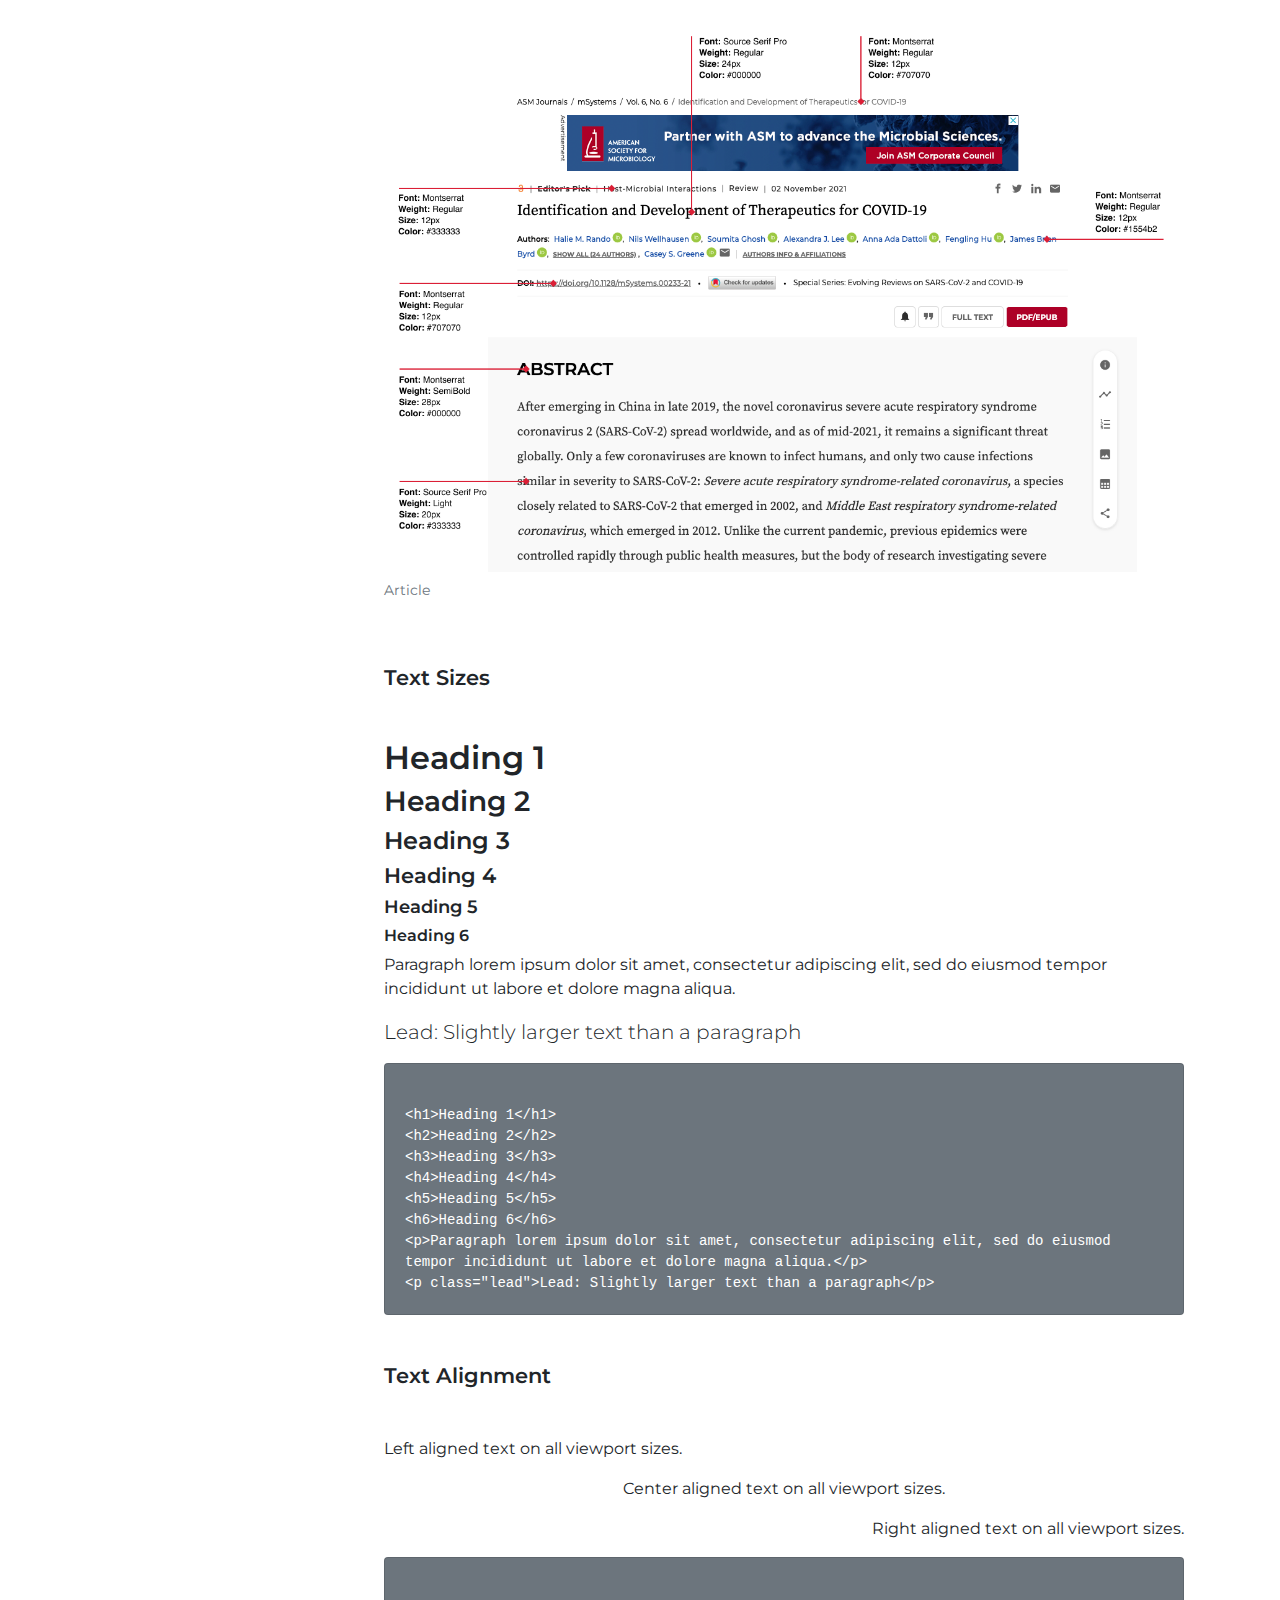
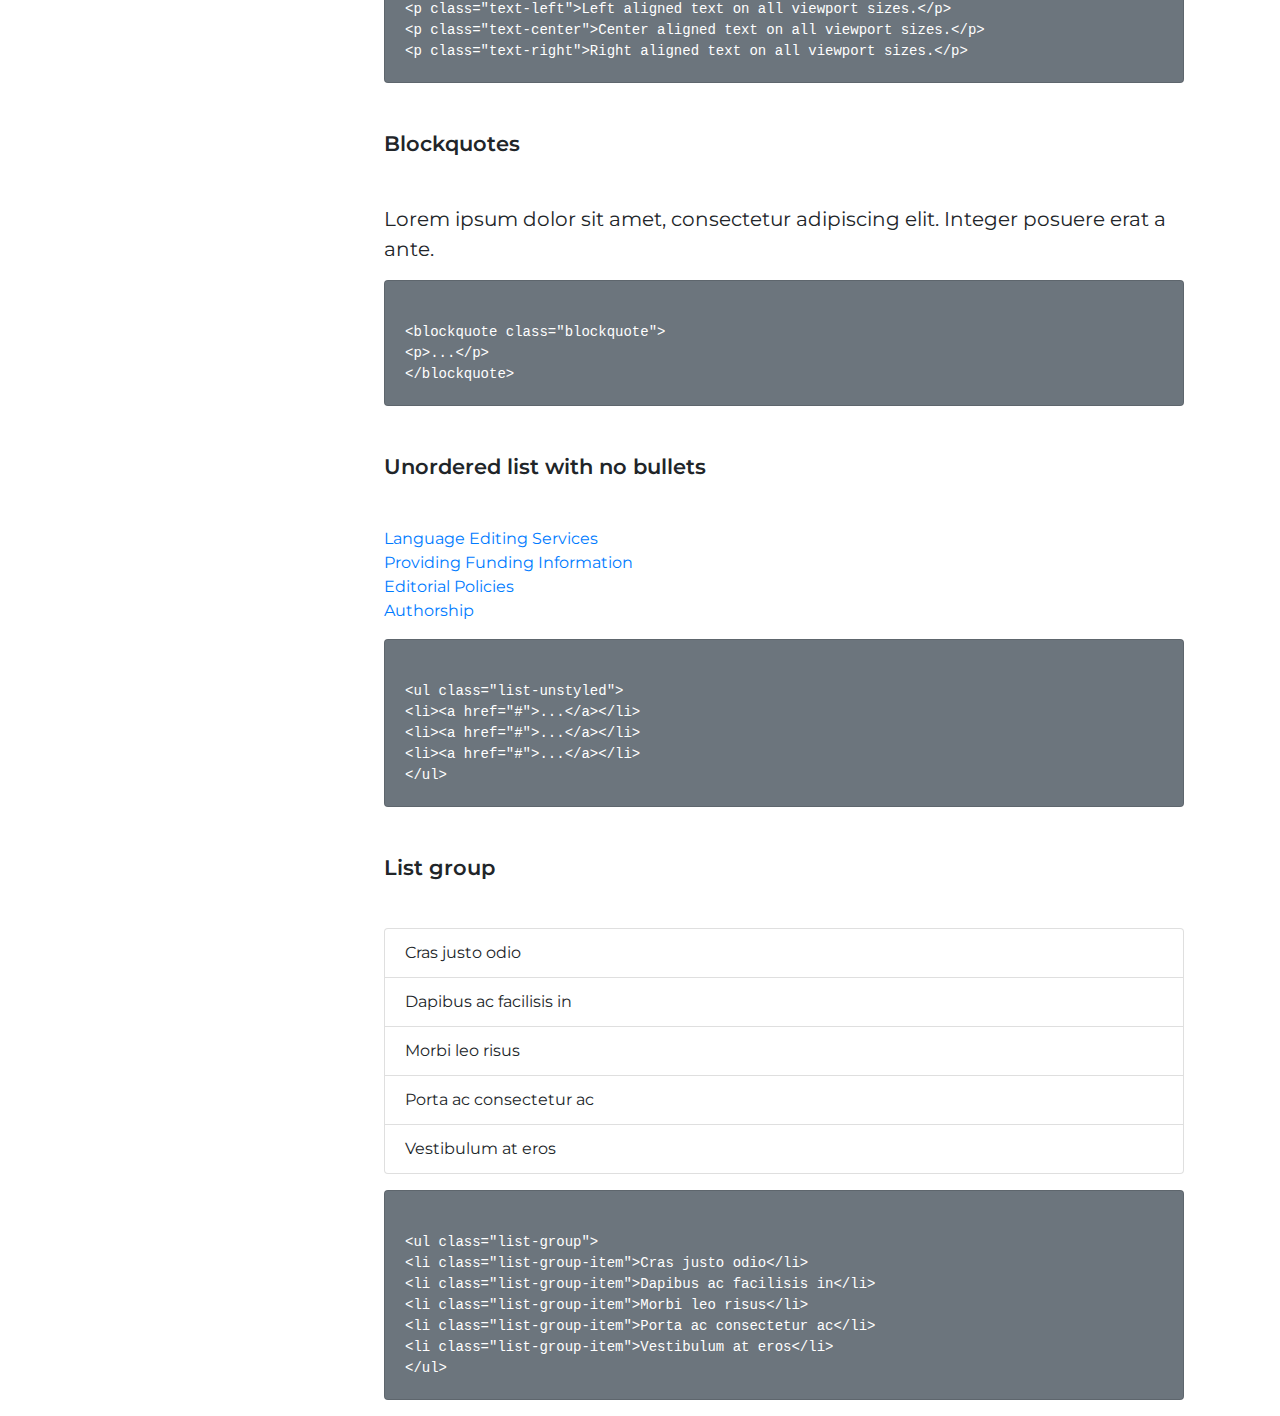
<file: typography.html>
<!doctype html>
<html lang="en">

<head>
    <meta charset="utf-8">
    <meta name="viewport" content="width=device-width, initial-scale=1, shrink-to-fit=no">
    <link rel="stylesheet" href="css/bootstrap.min.css">
    <link rel="stylesheet" href="css/styleguide.css">
    <title>ASM Journals Style Guide</title>
</head>

<body>
    <div class="guide-wrapper">
        <div class="guide-col-left">
            <div class="guide-col-header">
                <div class="guide-col-left-inner">
                    <p class="text-muted mb-0">ASM Journals</p>
                    <h3 class="mb-3">Style Guide</h3>
                    <ul>
                        <li><a href="index.html">Getting Started</a></li>
                        <li><a href="color.html">Color</a></li>
                        <li><a href="typography.html" class="active">Typography</a></li>
                        <li><a href="cards.html">Cards</a></li>
                        <li><a href="buttons.html">Buttons</a></li>
                        <li><a href="tables.html">Tables</a></li>
                        <li><a href="alerts.html">Alerts</a></li>
                        <li><a href="layout.html">Layout</a></li>
                    </ul>
                </div>
            </div>
        </div>
        <div class="guide-col-right">
            <main role="main">
                <div class="guide-col-right-container montserrat">

                    <!-- BEGIN Page content -->
                    <h1 class="mb-3">Typography</h1>

                    <h4 class="mt-5 mb-5">Font Families</h4>
                    <p><strong>Montserrat</strong> (<a href="https://fonts.google.com/specimen/Montserrat" target="_blank">Available on Google Fonts</a>)</p>
                    <p class="montserrat font-lg" style="font-weight: 700">Montserrat Bold</p>
                    <p class="montserrat font-lg" style="font-weight: 600">Montserrat SemiBold</p>
                    <p class="montserrat font-lg" style="font-weight: 500">Montserrat Medium</p>
                    <p class="montserrat font-lg" style="font-weight: 400">Montserrat Regular</p>
                    <p class="montserrat font-lg" style="font-weight: 300">Montserrat Light</p>
                    <br>
                    <p><strong>Source Serif Pro</strong> (<a href="https://fonts.google.com/specimen/Source+Serif+Pro" target="_blank">Available on Google Fonts</a>)</p>
                    <p class="sourceserif font-lg" style="font-weight: 700">Source Serif Pro Bold</p>
                    <p class="sourceserif font-lg" style="font-weight: 400">Source Serif Pro Regular</p>
                    <p class="sourceserif font-lg" style="font-weight: 300">Source Serif Pro Light</p>

                    <h4 class="mt-5 mb-5">Usage Examples</h4>
                    <figure class="figure">
                      <img src="images/styleguide-typography-toc.png" class="figure-img img-fluid">
                      <figcaption class="figure-caption">Article listed on Table of Contents</figcaption>
                    </figure>
                    <figure class="figure mt-5">
                      <img src="images/styleguide-typography-article.png" class="figure-img img-fluid">
                      <figcaption class="figure-caption">Article</figcaption>
                    </figure>
                    
                    <h4 class="mt-5 mb-5">Text Sizes</h4>
                    <div class="montserrat">
                        <h1>Heading 1</h1>
                        <h2>Heading 2</h2>
                        <h3>Heading 3</h3>
                        <h4>Heading 4</h4>
                        <h5>Heading 5</h5>
                        <h6>Heading 6</h6>
                        <p>Paragraph lorem ipsum dolor sit amet, consectetur adipiscing elit, sed do eiusmod tempor incididunt ut labore et dolore magna aliqua.</p>
                        <p class="lead">Lead: Slightly larger text than a paragraph</p>
                    </div>
                    <div class="card text-white bg-secondary mt-3">
                        <div class="card-body">
                          <xmp>
                            <h1>Heading 1</h1>
                        <h2>Heading 2</h2>
                        <h3>Heading 3</h3>
                        <h4>Heading 4</h4>
                        <h5>Heading 5</h5>
                        <h6>Heading 6</h6>
                        <p>Paragraph lorem ipsum dolor sit amet, consectetur adipiscing elit, sed do eiusmod tempor incididunt ut labore et dolore magna aliqua.</p>
                        <p class="lead">Lead: Slightly larger text than a paragraph</p>
                          </xmp>
                        </div>
                      </div>

                    <h4 class="mt-5 mb-5">Text Alignment</h4>
                    <p class="text-left">Left aligned text on all viewport sizes.</p>
                    <p class="text-center">Center aligned text on all viewport sizes.</p>
                    <p class="text-right">Right aligned text on all viewport sizes.</p>
                    <div class="card text-white bg-secondary mt-3">
                        <div class="card-body">
                          <xmp>
                            <p class="text-left">Left aligned text on all viewport sizes.</p>
                            <p class="text-center">Center aligned text on all viewport sizes.</p>
                            <p class="text-right">Right aligned text on all viewport sizes.</p>
                          </xmp>
                        </div>
                      </div>

                      <h4 class="mt-5 mb-5">Blockquotes</h4>
                      <blockquote class="blockquote">
                        <p>Lorem ipsum dolor sit amet, consectetur adipiscing elit. Integer posuere erat a ante.</p>
                      </blockquote>
                      <div class="card text-white bg-secondary mt-3">
                        <div class="card-body">
                          <xmp>
                            <blockquote class="blockquote">
                                <p>...</p>
                              </blockquote>
                          </xmp>
                        </div>
                      </div>

                      <h4 class="mt-5 mb-5">Unordered list with no bullets</h4>
                      <ul class="list-unstyled">
                        <li><a href="/language-editing-services">Language Editing Services</a></li>
                        <li><a href="/funding-information">Providing Funding Information</a></li>
                        <li><a href="/editorial-policies">Editorial Policies</a></li>
                        <li><a href="/authorship">Authorship</a></li>
                    </ul>
                      <div class="card text-white bg-secondary mt-3">
                        <div class="card-body">
                          <xmp>
                            <ul class="list-unstyled">
                                <li><a href="#">...</a></li>
                                <li><a href="#">...</a></li>
                                <li><a href="#">...</a></li>
                            </ul>
                          </xmp>
                        </div>
                      </div>

                      <h4 class="mt-5 mb-5">List group</h4>
                      <ul class="list-group">
                        <li class="list-group-item">Cras justo odio</li>
                        <li class="list-group-item">Dapibus ac facilisis in</li>
                        <li class="list-group-item">Morbi leo risus</li>
                        <li class="list-group-item">Porta ac consectetur ac</li>
                        <li class="list-group-item">Vestibulum at eros</li>
                      </ul>
                      <div class="card text-white bg-secondary mt-3">
                        <div class="card-body">
                          <xmp>
                            <ul class="list-group">
                                <li class="list-group-item">Cras justo odio</li>
                                <li class="list-group-item">Dapibus ac facilisis in</li>
                                <li class="list-group-item">Morbi leo risus</li>
                                <li class="list-group-item">Porta ac consectetur ac</li>
                                <li class="list-group-item">Vestibulum at eros</li>
                              </ul>
                          </xmp>
                        </div>
                      </div>
                      
                    <!-- END Page content -->
                </div>
            </main>
        </div>
    </div>


    <script src="https://cdn.jsdelivr.net/npm/jquery@3.5.1/dist/jquery.slim.min.js"
        integrity="sha384-DfXdz2htPH0lsSSs5nCTpuj/zy4C+OGpamoFVy38MVBnE+IbbVYUew+OrCXaRkfj"
        crossorigin="anonymous"></script>
    <script src="https://cdn.jsdelivr.net/npm/bootstrap@4.6.1/dist/js/bootstrap.bundle.min.js"
        integrity="sha384-fQybjgWLrvvRgtW6bFlB7jaZrFsaBXjsOMm/tB9LTS58ONXgqbR9W8oWht/amnpF"
        crossorigin="anonymous"></script>
</body>

</html>
</file>
<file: css/styleguide.css>
@import url('https://fonts.googleapis.com/css2?family=Montserrat:wght@300;400;500;600;700&family=Source+Serif+Pro:wght@300;400;700&display=swap');
.montserrat {
    font-family: 'Montserrat', sans-serif;
}
.sourceserif {
    font-family: 'Source Serif Pro', serif;
}
.font-lg {
    font-size: 48px;
}
html {
    height: 100%;
}
body {
    padding: 0;
    margin: 0;
    display: flex;
    flex-direction: column;
    height: 100%;
    font-size: 16px;
    font-size: 1rem;
}
.guide-col-left {
    position: fixed;
    z-index: 2;
    overflow: auto;
    width: 18rem;
    height: 100vh;
    font-family: 'Montserrat', sans-serif;
}
.guide-col-header {
    position: relative;
    background: #F6F5F2;
}
[role=main] {
    display: block;
    flex: 1 0 auto;
    padding: 1rem;
}
.guide-col-left-inner {
    flex-direction: column;
    align-items: flex-start;
    min-height: 100vh;
    padding: 1rem;
}
.guide-col-right {
    background: #ffffff;
    display: flex;
    height: 100vh;
    -ms-flex-direction: column;
    flex-direction: column;
    margin-left: 18rem;
}
.guide-col-right-container {
    max-width: 50rem;
    margin: 0 auto;
}
.guide-col-left-inner > ul {
    margin: 0;
    padding: 0;
}
.guide-col-left-inner li {
    list-style: none;
}
.guide-col-left-inner > ul > li > ul {
    padding-left: 30px;
}
.guide-col-left-inner a {
    color: #000;
    padding: 10px 0;
    display: block;
}
.guide-col-left-inner a.active {
    font-weight: bold;
    color: #B7132A;
}

/* Typography */
h1 {
    font-size: 32px;
    font-size: 2rem;
    font-weight: 600;
}
h2 {
    font-size: 28px;
    font-size: 1.75rem;
    font-weight: 600;
}
h3 {
    font-size: 24px;
    font-size: 1.5rem;
    font-weight: 600;
}
h4 {
    font-size: 21px;
    font-size: 1.3125rem;
    font-weight: 600;
}
h5 {
    font-size: 18px;
    font-size: 1.125rem;
    font-weight: 600;
}
h6 {
    font-size: 16px;
    font-size: 1rem;
    font-weight: 600;
}

/* Buttons */
.btn {
    padding: 0.65em 2em;
    text-align: center;
    border-style: solid;
    border-width: 1px;
    display: inline-flex;
    border: none;
    cursor: pointer;
    align-items: center;
    justify-content: center;
    color: #f0f0f0;
    background-color: #b7132a;
    border-radius: 0.25rem;
    font-family: 'Montserrat', sans-serif;
    font-size: 12px;
    font-size: .75rem;
    font-weight: 700;
    text-transform: uppercase;
    outline: 0;
    transition: all .15s ease-in-out;
}
.btn:hover {
    color: #f0f0f0;
    background-color: #a51126;
    text-decoration: none;
}

.btn-secondary,
.btn-secondary:hover {
    transition: all .15s linear;
    transition-property: color,background,border,outline,box-shadow;
    color: #fff;
    background: #000;
    border-color: #fff;
}
.btn-secondary.btn--inverse {
    transition: all .15s linear;
    transition-property: color,background,border,outline,box-shadow;
    color: #333;
    background: #fff;
    border-color: #d9d9d9;
}
.btn-secondary.btn--inverse:hover {
    color: #333;
    background: #f2f2f2;
    border-color: #d9d9d9;
    text-decoration: none;
}
.btn--inverse,
.btn--inverse:hover {
    color: #b7132a;
    background-color: #000;
    background-color: transparent;
    border: 1px solid #b7132a;
}
.btn--transparent.btn,
.btn--transparent.btn:hover {
    background-color: transparent;
}

/* Cards */
.card-link {
    position: absolute;
    left: 0;
    top: 0;
    right: 0;
    bottom: 0;
}
.card-link:hover {
    background: rgba(0, 0, 0, .1);
}

xmp {
    padding: 0px;
    margin: 0px;
    font-size: 14px;
    white-space: pre-line;
}

/* Expandable table */
.table-scroll {
    position: relative;
    width: 100%;
    z-index: 1;
    margin: auto;
    overflow: auto;
}

.table-scroll table {
    width: 100%;
    min-width: 1280px;
    margin: auto;
    border-collapse: separate;
    border-spacing: 0;
}

.table-wrap {
    position: relative;
}

th:first-child {
    position: -webkit-sticky;
    position: sticky;
    left: 0;
    z-index: 2;
    background: #FFF;
}

.table-secondary {
    background-color: #d6d8db !important;
}

.table-primary {
    background-color: #b8daff !important;
}

#expand .table-btn {
    display: none;
}

#expand:target .pub-fees {
    background: rgba(0, 0, 0, .8);
    position: fixed;
    left: 0;
    top: 0;
    right: 0;
    bottom: 0;
    z-index: 100000;
    padding: 30px;
    overflow: scroll;
}

#expand:target .table-btn {
    display: inline-block;
}

#expand:target .table-footer {
    background: white;
    padding: 20px;
}

.pub-fees table {
    font-size: 14px;
    background: #FFF;
}

.table-tools {
    text-align: right;
    margin-bottom: 10px;
}
</file>
